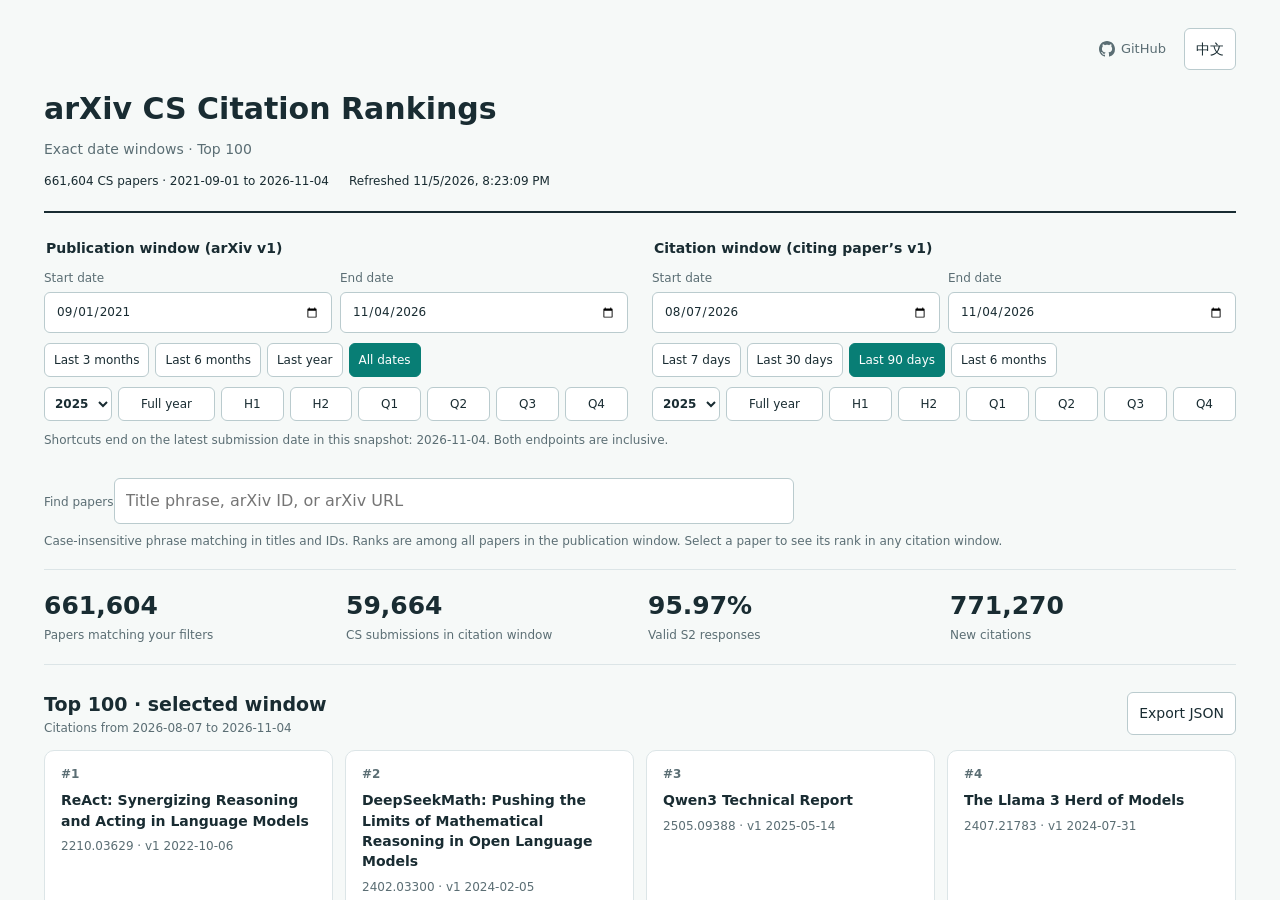
<file: index.html>
<!doctype html>
<html lang="en"><head><meta charset="utf-8"><meta name="viewport" content="width=device-width,initial-scale=1"><meta name="description" content="Explore arXiv CS citation rankings with exact date windows and individual paper lookup."><title>arXiv CS Citation Rankings</title><link rel="stylesheet" href="./style.css?v=20261106-5"></head>
<body data-page="index"><main><header><nav><a class="github" href="https://github.com/collinzrj/PaperRanking" target="_blank" rel="noopener noreferrer"><svg viewBox="0 0 16 16" width="16" height="16" aria-hidden="true"><path fill="currentColor" d="M8 0C3.58 0 0 3.58 0 8c0 3.54 2.29 6.53 5.47 7.59.4.07.55-.17.55-.38 0-.19-.01-.82-.01-1.49-2.01.37-2.53-.49-2.69-.94-.09-.23-.48-.94-.82-1.13-.28-.15-.68-.52-.01-.53.63-.01 1.08.58 1.23.82.72 1.21 1.87.87 2.33.66.07-.52.28-.87.51-1.07-1.78-.2-3.64-.89-3.64-3.95 0-.87.31-1.59.82-2.15-.08-.2-.36-1.02.08-2.12 0 0 .67-.21 2.2.82.64-.18 1.32-.27 2-.27.68 0 1.36.09 2 .27 1.53-1.04 2.2-.82 2.2-.82.44 1.1.16 1.92.08 2.12.51.56.82 1.27.82 2.15 0 3.07-1.87 3.75-3.65 3.95.29.25.54.73.54 1.48 0 1.07-.01 1.93-.01 2.2 0 .21.15.46.55.38A8.013 8.013 0 0016 8c0-4.42-3.58-8-8-8z"/></svg>GitHub</a><button id="language" type="button">中文</button></nav><h1 data-i18n="title">arXiv CS Citation Rankings</h1><p class="muted" data-i18n="subtitle"></p><div class="snapshot"><span id="snapshot"></span><span id="refreshed"></span></div></header>
<div id="loading" role="status" data-i18n="loading">Loading paper data…</div><noscript>This site requires JavaScript to calculate rankings.</noscript><div id="app" hidden><section class="filters"><fieldset><legend data-i18n="publication"></legend><div class="inputs"><label><span data-i18n="start"></span><input type="date" id="paper-start"></label><label><span data-i18n="end"></span><input type="date" id="paper-end"></label></div><div class="quick" data-window="paper"><button type="button" data-months="3" data-i18n="m3" aria-pressed="false"></button><button type="button" data-months="6" data-i18n="m6" aria-pressed="false"></button><button type="button" data-months="12" data-i18n="y1" aria-pressed="false"></button><button type="button" data-all="1" data-i18n="all" aria-pressed="false"></button></div></fieldset><fieldset><legend data-i18n="citation"></legend><div class="inputs"><label><span data-i18n="start"></span><input type="date" id="citation-start"></label><label><span data-i18n="end"></span><input type="date" id="citation-end"></label></div><div class="quick" data-window="citation"><button type="button" data-days="7" data-i18n="d7" aria-pressed="false"></button><button type="button" data-days="30" data-i18n="d30" aria-pressed="false"></button><button type="button" data-days="90" data-i18n="d90" aria-pressed="false"></button><button type="button" data-months="6" data-i18n="m6" aria-pressed="false"></button></div></fieldset></section><p class="hint" id="date-note"></p><section class="search"><label><span data-i18n="search"></span><input type="search" id="paper-search" data-placeholder="placeholder"></label><p class="hint" data-i18n="searchHint"></p></section><div id="error" class="error" role="alert"></div><section class="metrics"><div class="metric"><strong id="eligible">—</strong><span data-i18n="matchedPapers"></span></div><div class="metric"><strong id="sources">—</strong><span data-i18n="submissions"></span></div><div class="metric"><strong id="matched">—</strong><span data-i18n="responseRate"></span></div><div class="metric"><strong id="citations">—</strong><span data-i18n="citations"></span></div></section><div class="toolbar"><div><h2 id="result-label"></h2><div class="hint" id="result-subtitle"></div></div><button id="download" type="button" data-i18n="export"></button></div><div id="rankings"></div><details><summary data-i18n="coverage"></summary><div id="coverage" class="table-wrap"></div></details><details><summary data-i18n="method"></summary><div class="method"><p data-i18n="method1"></p><p data-i18n="method2"></p><p data-i18n="method3"></p><p data-i18n="method4"></p><p id="limitations"></p></div></details></div><footer><span data-i18n="footer">arXiv OAI-PMH · Semantic Scholar Graph API</span> · <a href="https://github.com/collinzrj/PaperRanking" target="_blank" rel="noopener noreferrer">GitHub</a></footer></main><dialog id="detail" aria-labelledby="detail-title"><div class="dialog-head"><div><h2 id="detail-title"></h2><p id="detail-id" class="hint"></p></div><button id="close-detail" type="button" data-i18n="close" autofocus></button></div><p id="detail-population" class="hint"></p><fieldset class="detail-window"><legend data-i18n="citation"></legend><div class="inputs"><label><span data-i18n="start"></span><input type="date" id="detail-citation-start"></label><label><span data-i18n="end"></span><input type="date" id="detail-citation-end"></label></div><div class="quick" data-window="detail-citation"><button type="button" data-days="30" data-i18n="d30" aria-pressed="false"></button><button type="button" data-days="90" data-i18n="d90" aria-pressed="false"></button><button type="button" data-months="6" data-i18n="m6" aria-pressed="false"></button><button type="button" data-months="12" data-i18n="y1" aria-pressed="false"></button><button type="button" data-all="1" data-i18n="all" aria-pressed="false"></button></div></fieldset><div id="detail-error" class="error" role="alert"></div><div id="detail-result" aria-live="polite"></div></dialog><script type="module" src="./app.js?v=20261106-5"></script></body></html>
</file>
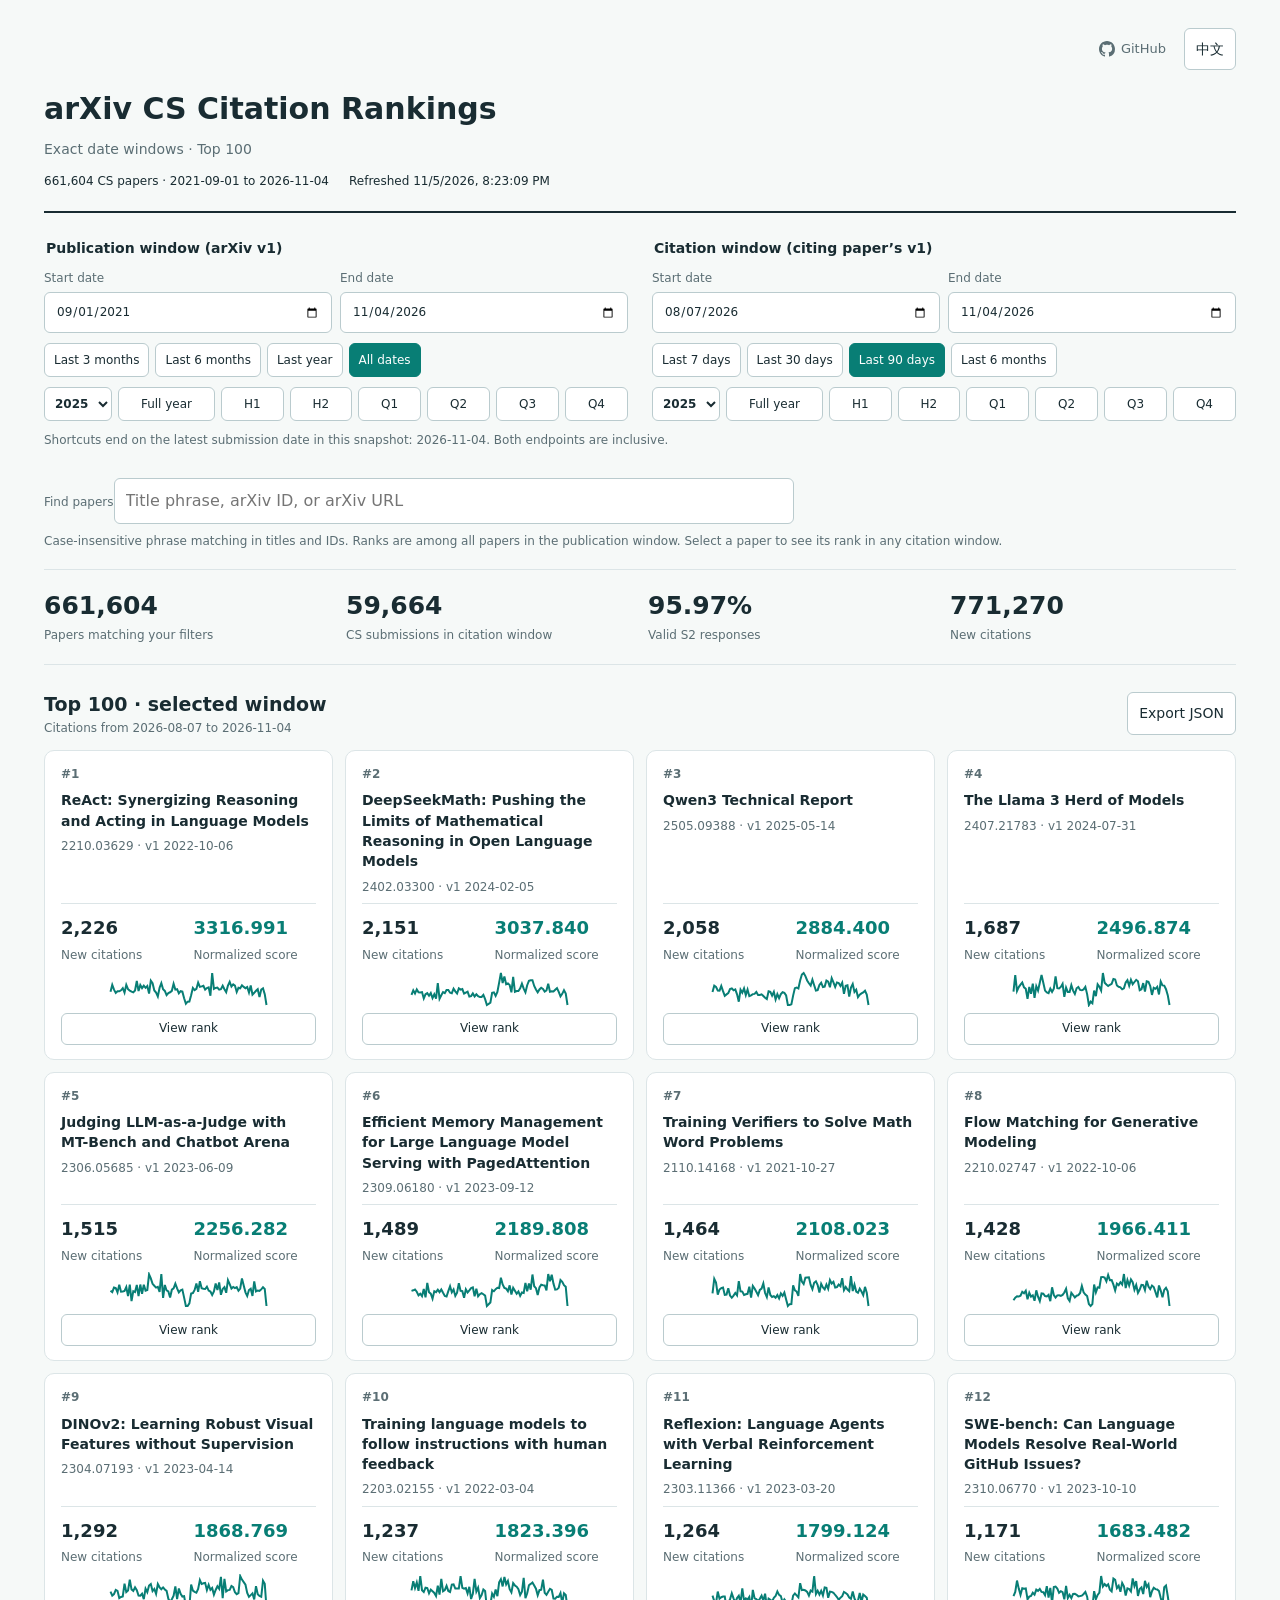
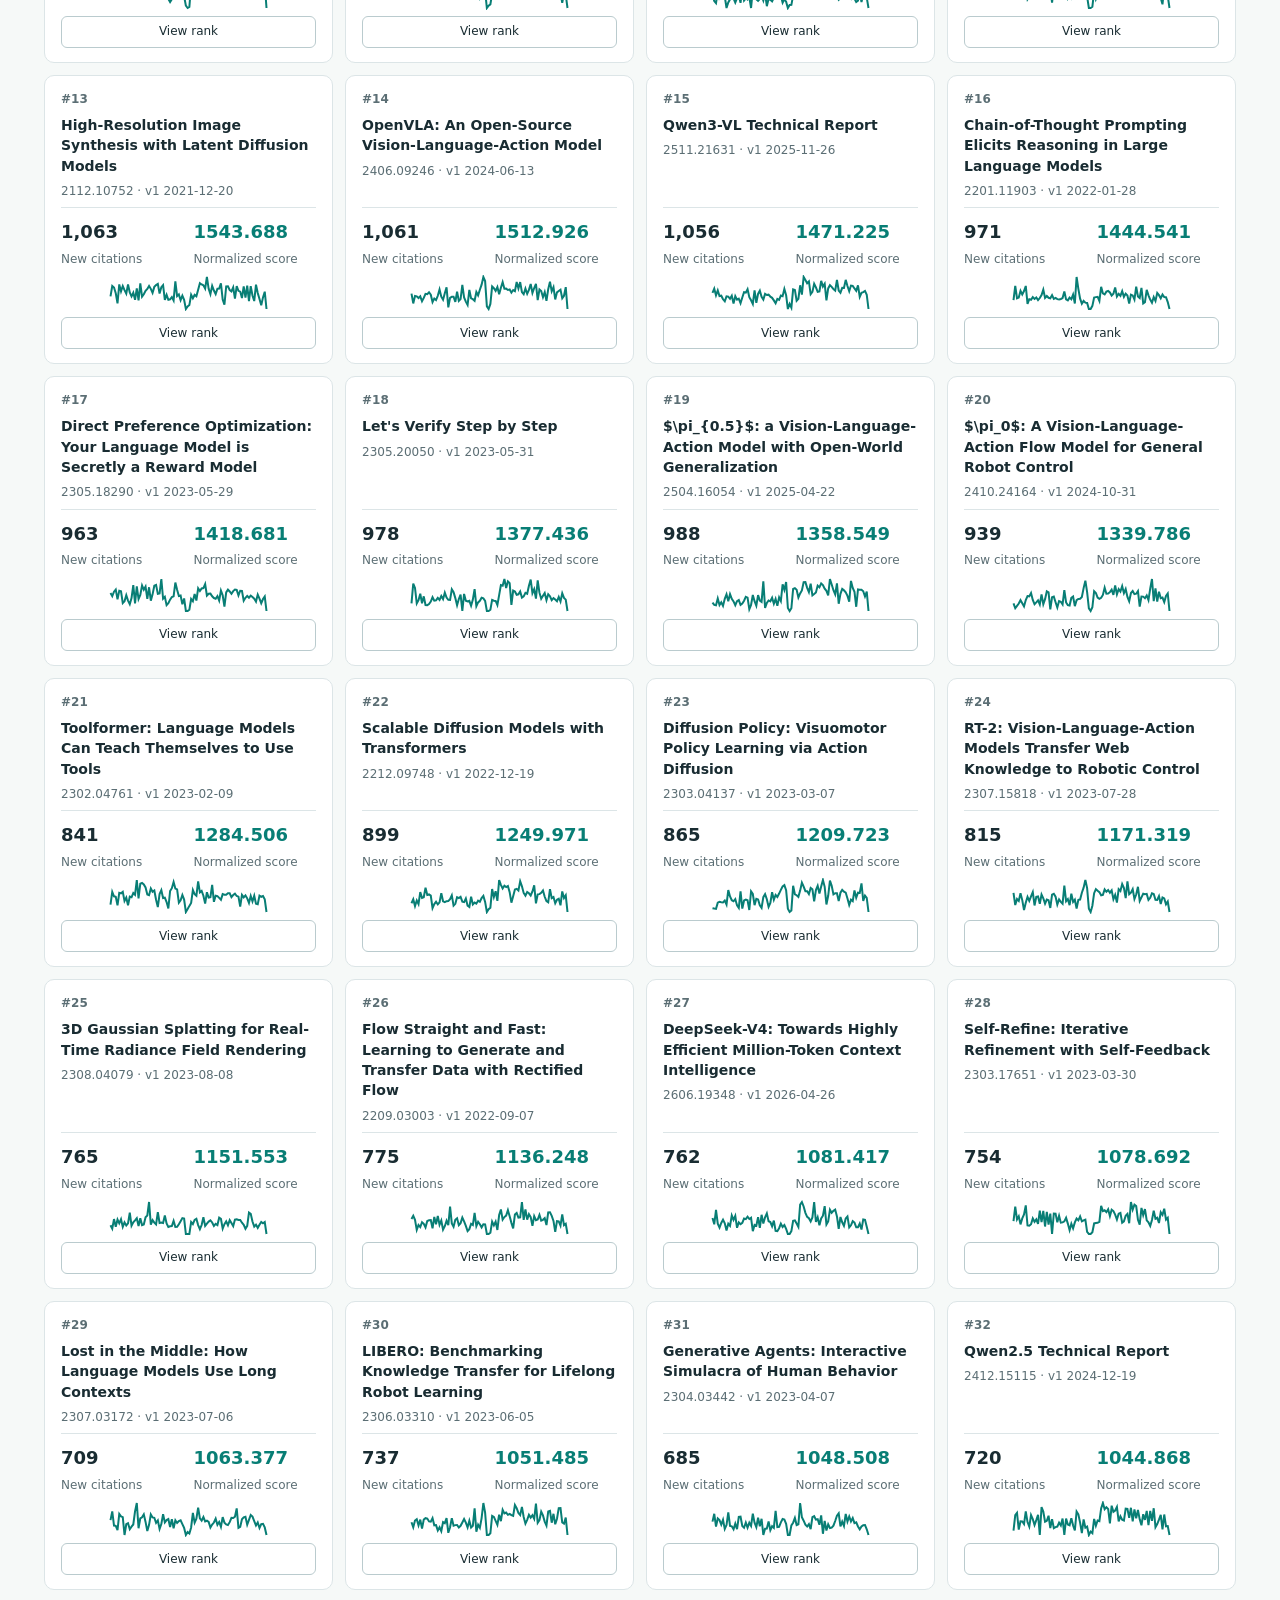
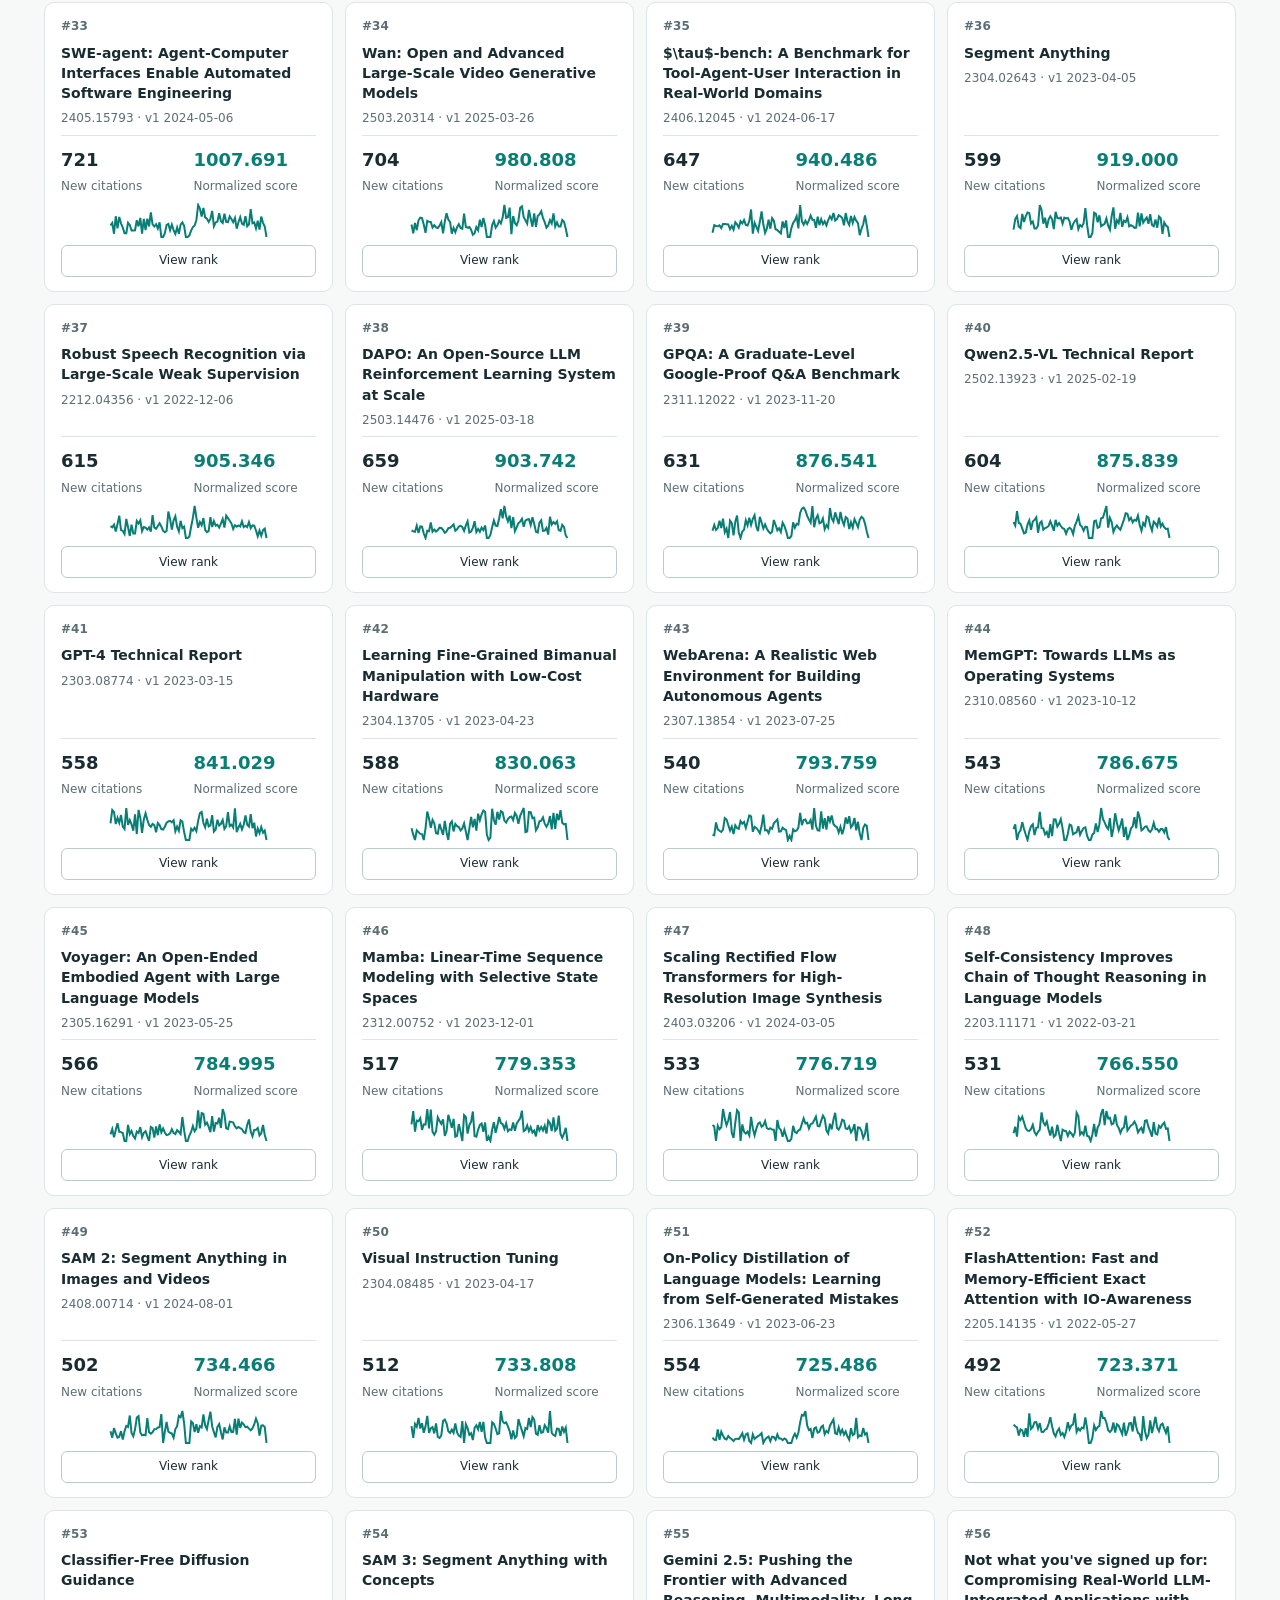
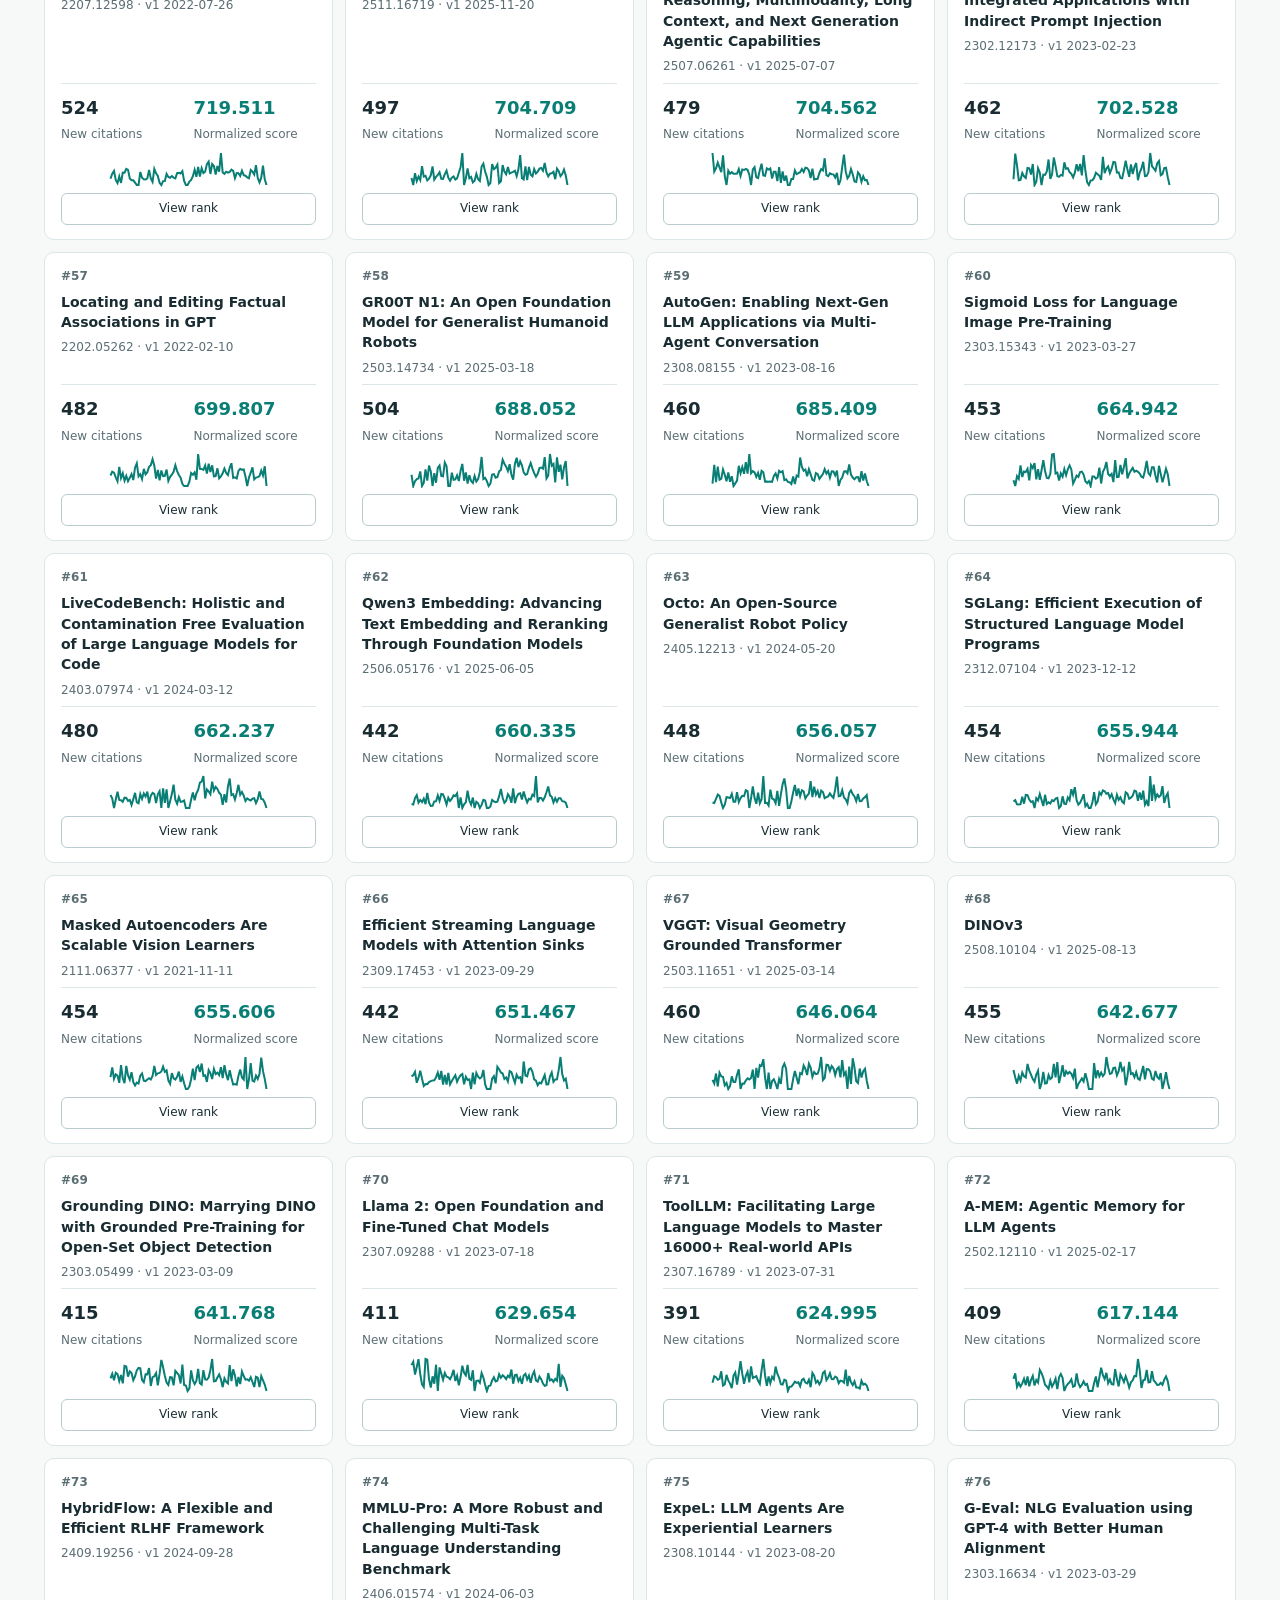
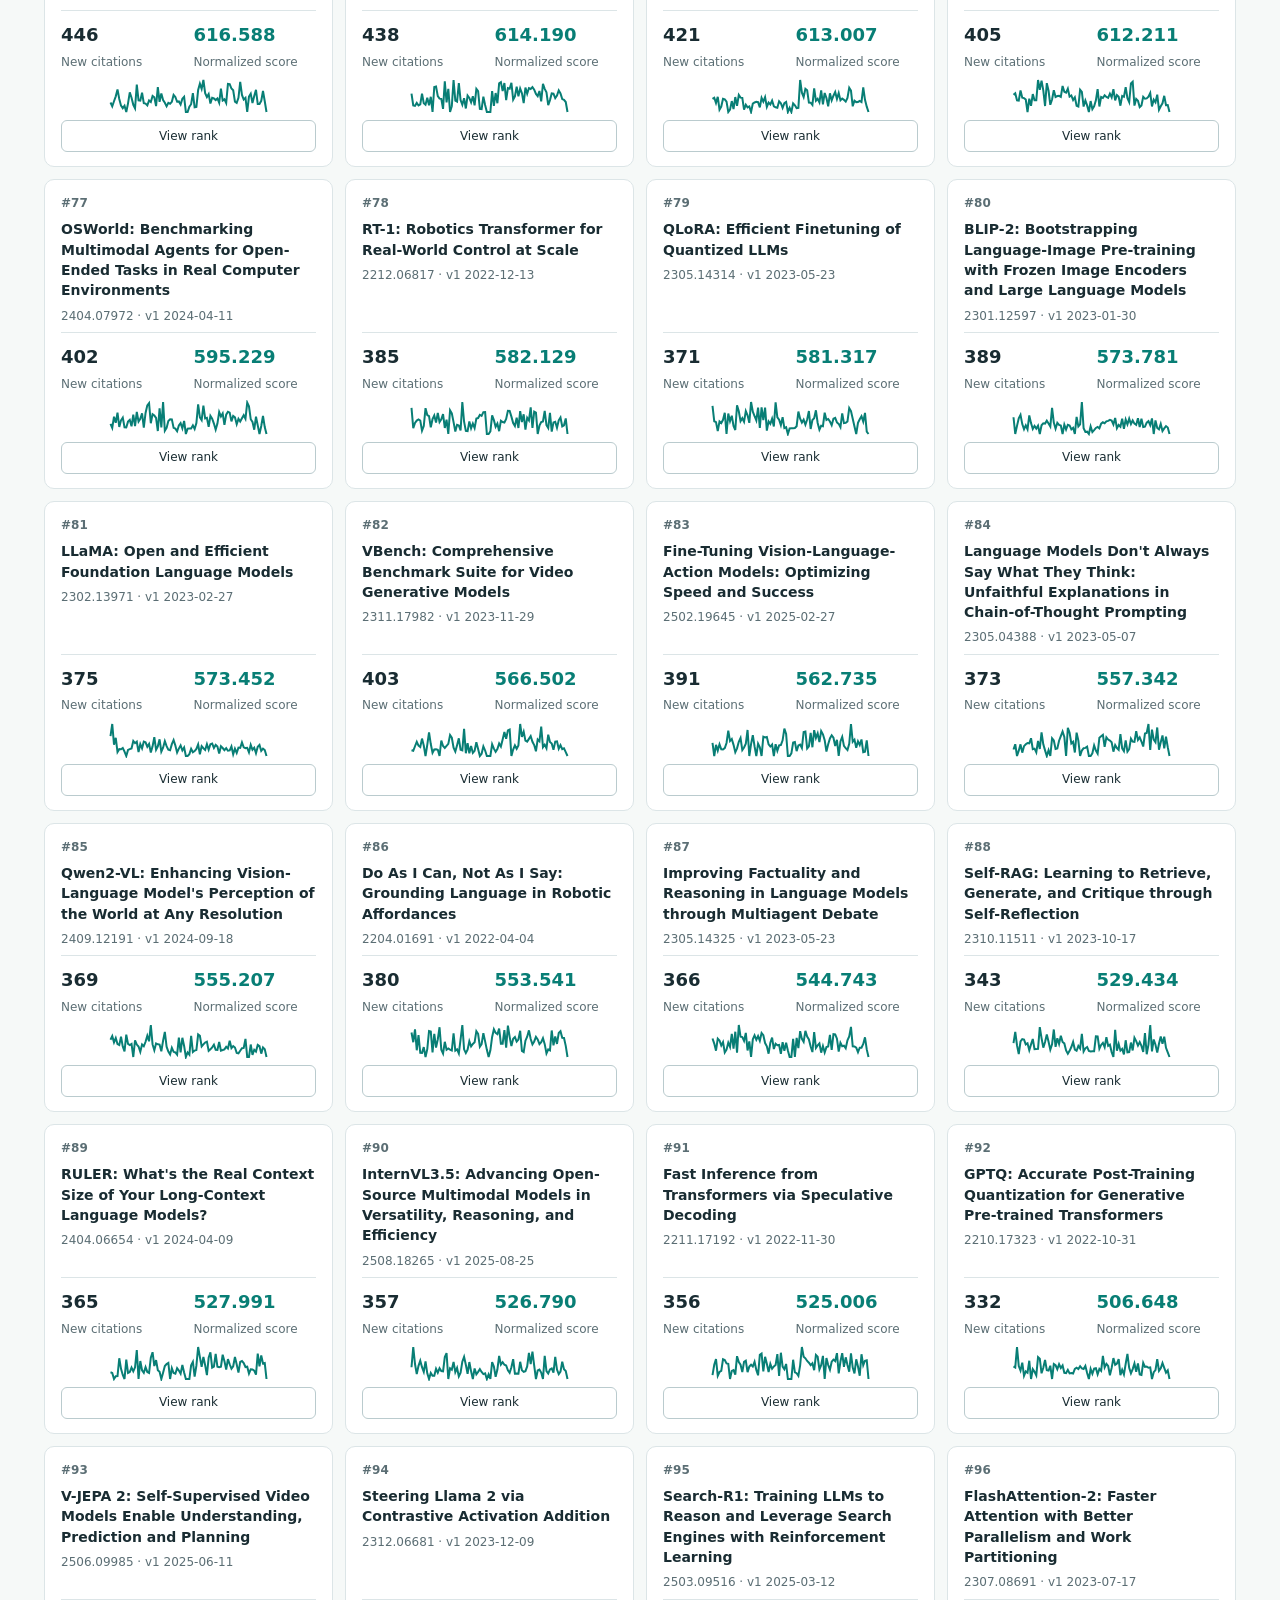
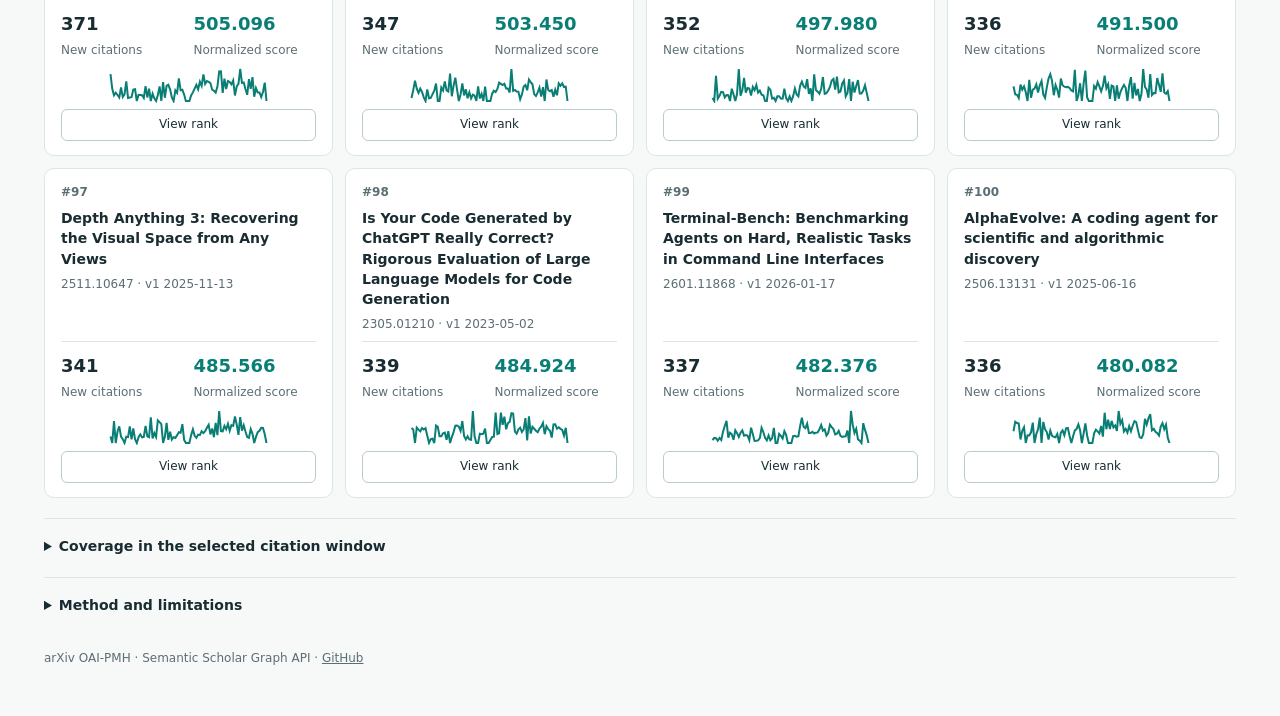
<file: paper.html>
<!doctype html>
<html lang="en"><head><meta charset="utf-8"><title>arXiv CS Citation Rankings</title>
<!-- Paper lookup moved into the leaderboard; keep old links working. -->
<script>const id = new URLSearchParams(location.search).get('id'); location.replace('./index.html' + (id ? '?paper=' + encodeURIComponent(id) : ''));</script>
<noscript><meta http-equiv="refresh" content="0; url=./index.html"></noscript></head>
<body><a href="./index.html">arXiv CS Citation Rankings</a></body></html>
</file>
<file: style.css>
:root{color-scheme:light;--ink:#192c32;--muted:#5b6e74;--line:#dce5e7;--accent:#087e75;--tint:#e9f5f2;--bg:#f6f9f8}
*{box-sizing:border-box}body{margin:0;color:var(--ink);background:var(--bg);font:14px/1.6 system-ui,-apple-system,"Segoe UI",sans-serif}main{max-width:1240px;margin:auto;padding:28px 24px 48px}header{border-bottom:2px solid var(--ink);padding-bottom:20px}nav{display:flex;align-items:center;gap:18px;margin-bottom:20px}nav a{text-decoration:none;color:var(--muted)}nav a[aria-current]{font-weight:700;color:var(--accent)}#language{margin-left:auto}h1{font-size:30px;line-height:1.25;margin:0 0 10px}h2{font-size:19px;margin:0}p{margin:8px 0}a{color:inherit}small,.muted,.hint{color:var(--muted)}.hint{font-size:12px}.snapshot{font-size:12px;margin-top:12px;display:flex;flex-wrap:wrap;gap:4px 20px}button,input{font:inherit;color:var(--ink);border:1px solid #bacbce;background:white;border-radius:6px;padding:9px 11px;min-height:40px}button{cursor:pointer}button:hover{border-color:var(--accent);background:var(--tint)}button:focus-visible,input:focus-visible,a:focus-visible{outline:3px solid #309f93;outline-offset:2px}input{width:100%;min-width:0}label{display:block;font-size:12px;color:var(--muted)}label input{margin-top:4px}.filters{display:grid;grid-template-columns:1fr 1fr;gap:24px;margin:24px 0 10px}fieldset{margin:0;padding:0;border:0;min-width:0}legend{font-weight:650;margin-bottom:9px}.inputs{display:grid;grid-template-columns:1fr 1fr;gap:8px}.quick{display:flex;flex-wrap:wrap;gap:6px;margin-top:10px}.quick button{font-size:12px;min-height:34px;padding:6px 9px}.quick button.active{background:var(--accent);color:#fff;border-color:var(--accent)}.search{margin:24px 0 18px}.search input{max-width:680px;font-size:16px}.metrics{display:grid;grid-template-columns:repeat(4,minmax(0,1fr));gap:16px;padding:18px 0;border-block:1px solid var(--line)}.metric strong{display:block;font-size:25px;line-height:1.4;font-variant-numeric:tabular-nums}.metric span{font-size:12px;color:var(--muted)}.toolbar{display:flex;justify-content:space-between;align-items:center;gap:12px;margin:24px 0 12px}.table-wrap{overflow:auto}table{border-collapse:collapse;width:100%}th,td{text-align:left;vertical-align:top;border-bottom:1px solid var(--line);padding:12px 10px}th{font-size:12px;color:var(--muted);background:#eaf0ef}.ranking-table{table-layout:fixed}.rank-cell{width:66px}.paper-cell a{font-weight:650;text-decoration:none;overflow-wrap:anywhere}.paper-cell a:hover{text-decoration:underline;color:var(--accent)}.paper-meta{font-size:12px;color:var(--muted);margin-top:4px}.count-cell,.score-cell{width:125px;text-align:right;font-variant-numeric:tabular-nums}.score-cell{font-weight:650;color:var(--accent)}.history-cell{width:125px}.history-cell button{padding:5px 8px;font-size:12px;min-height:34px}.ranking-table .me{background:var(--tint)}details{margin-top:20px;padding-top:16px;border-top:1px solid var(--line)}summary{cursor:pointer;font-weight:650}.method{max-width:900px;color:var(--muted);font-size:13px}.coverage-table{min-width:680px;font-size:12px}.error{color:#a52b31;margin:12px 0}.empty{padding:20px 0;color:var(--muted)}[hidden]{display:none!important}#loading{padding:30px 0}dialog{width:min(900px,calc(100% - 24px));max-height:90vh;border:1px solid var(--line);border-radius:10px;padding:20px}dialog::backdrop{background:#142b3280}.dialog-head{display:flex;justify-content:space-between;align-items:start;gap:12px}.daily-table{max-height:60vh;overflow:auto}.daily-table table{min-width:460px}footer{margin-top:32px;font-size:12px;color:var(--muted)}
@media(max-width:800px){main{padding:16px 14px 36px}h1{font-size:25px}nav{gap:12px;font-size:13px;flex-wrap:wrap}#language{padding:6px 10px;min-height:34px}.filters{grid-template-columns:1fr;gap:20px;margin-top:20px}.inputs{gap:8px}.quick{gap:6px}.quick button{flex:1 0 auto}.metrics{grid-template-columns:1fr 1fr;gap:14px}.metric strong{font-size:22px}.toolbar{align-items:flex-start}.toolbar button{font-size:12px;flex-shrink:0}.ranking-wrap{overflow:visible}.ranking-table,.ranking-table tbody{display:block;width:100%}.ranking-table thead{display:none}.ranking-table tr{display:grid;grid-template-columns:1fr 1fr;gap:12px;margin:12px 0;padding:16px;border:1px solid var(--line);border-radius:10px;background:#fff}.ranking-table td{display:block;border:0;padding:0;width:auto!important;text-align:left;min-width:0}.ranking-table .rank-cell{grid-column:1/-1;font-size:12px;color:var(--muted)}.ranking-table .rank-cell::before{content:'#'}.ranking-table .paper-cell{grid-column:1/-1}.ranking-table .paper-cell a{font-size:15px;line-height:1.5;display:block}.ranking-table .count-cell,.ranking-table .score-cell{border-top:1px solid var(--line);padding-top:10px;font-size:20px}.ranking-table .count-cell::before,.ranking-table .score-cell::before{content:attr(data-label);display:block;font-size:12px;font-weight:400;color:var(--muted)}.ranking-table .history-cell{grid-column:1/-1}.ranking-table .history-cell button{width:100%}.snapshot{display:block}.snapshot span{display:block}.coverage-table th,.coverage-table td{padding:8px}.hint{overflow-wrap:anywhere}}
@media(max-width:380px){main{padding-inline:10px}.ranking-table tr{padding:12px;gap:10px}.toolbar{flex-direction:column}.inputs{grid-template-columns:minmax(0,1fr) minmax(0,1fr)}input{padding:8px 5px}}
.citation-chart{display:block;width:100%;height:auto;max-height:160px;margin:0 0 6px}.history-cell .citation-chart{height:36px}.daily-table>.citation-chart{background:#f6f9f8;border-radius:6px;margin:12px 0}
.periods{display:flex;flex-wrap:wrap;gap:6px;align-items:center}.periods select{font:inherit;font-size:12px;font-weight:650;color:var(--ink);border:1px solid #bacbce;background:white;border-radius:6px;min-height:34px;padding:4px 6px;font-variant-numeric:tabular-nums;cursor:pointer}.periods select:focus-visible{outline:3px solid #309f93;outline-offset:2px}.periods button{flex:1 0 auto;white-space:nowrap}
.ranking-cards{list-style:none;margin:0;padding:0;display:grid;grid-template-columns:repeat(auto-fill,minmax(280px,1fr));gap:12px}.ranking-card{display:flex;flex-direction:column;gap:6px;min-width:0;padding:14px 16px;background:#fff;border:1px solid var(--line);border-radius:10px}.card-rank{font-size:12px;font-weight:650;color:var(--muted);font-variant-numeric:tabular-nums}.card-title{font-weight:650;line-height:1.45;text-decoration:none;overflow-wrap:anywhere}.card-title:hover{text-decoration:underline;color:var(--accent)}.ranking-card .paper-meta{margin-top:0}.card-stats{display:grid;grid-template-columns:1fr 1fr;gap:10px;margin-top:auto;padding-top:10px;border-top:1px solid var(--line)}.card-stats strong{display:block;font-size:18px;font-variant-numeric:tabular-nums}.card-stats span{font-size:12px;color:var(--muted)}.card-stats .score strong{color:var(--accent)}.card-history .citation-chart{height:36px}.card-history button{width:100%;padding:5px 8px;font-size:12px;min-height:32px}
@media(max-width:800px){.periods{display:grid;grid-template-columns:repeat(4,minmax(0,1fr))}.periods button{padding-inline:2px}.ranking-cards{grid-template-columns:1fr}}
.github{display:inline-flex;align-items:center;gap:6px;margin-left:auto;color:var(--muted);text-decoration:none;font-size:13px}.github:hover{color:var(--accent)}.github+#language{margin-left:0}
.ranking-card{cursor:pointer}.ranking-card:hover{border-color:var(--accent)}
#detail-title a{text-decoration:none}#detail-title a:hover{text-decoration:underline;color:var(--accent)}.detail-window{margin:14px 0 4px}.detail-window .inputs{max-width:420px}
.detail-summary{display:grid;grid-template-columns:2fr 1fr 1fr;gap:16px;align-items:end;padding:14px 0;border-block:1px solid var(--line);margin:12px 0}.detail-position strong{display:block;font-size:26px;color:var(--accent);line-height:1.3}.detail-position span{font-size:12px;color:var(--muted)}#detail h3{font-size:15px;margin:18px 0 6px}#detail .citation-chart{background:#f6f9f8;border-radius:6px}.outside{padding:12px;background:#fff5e4;color:#704c16;border-radius:6px}#detail details{margin-top:14px}
@media(max-width:800px){.detail-summary{grid-template-columns:1fr 1fr}.detail-position{grid-column:1/-1}dialog{padding:14px}}
</file>
